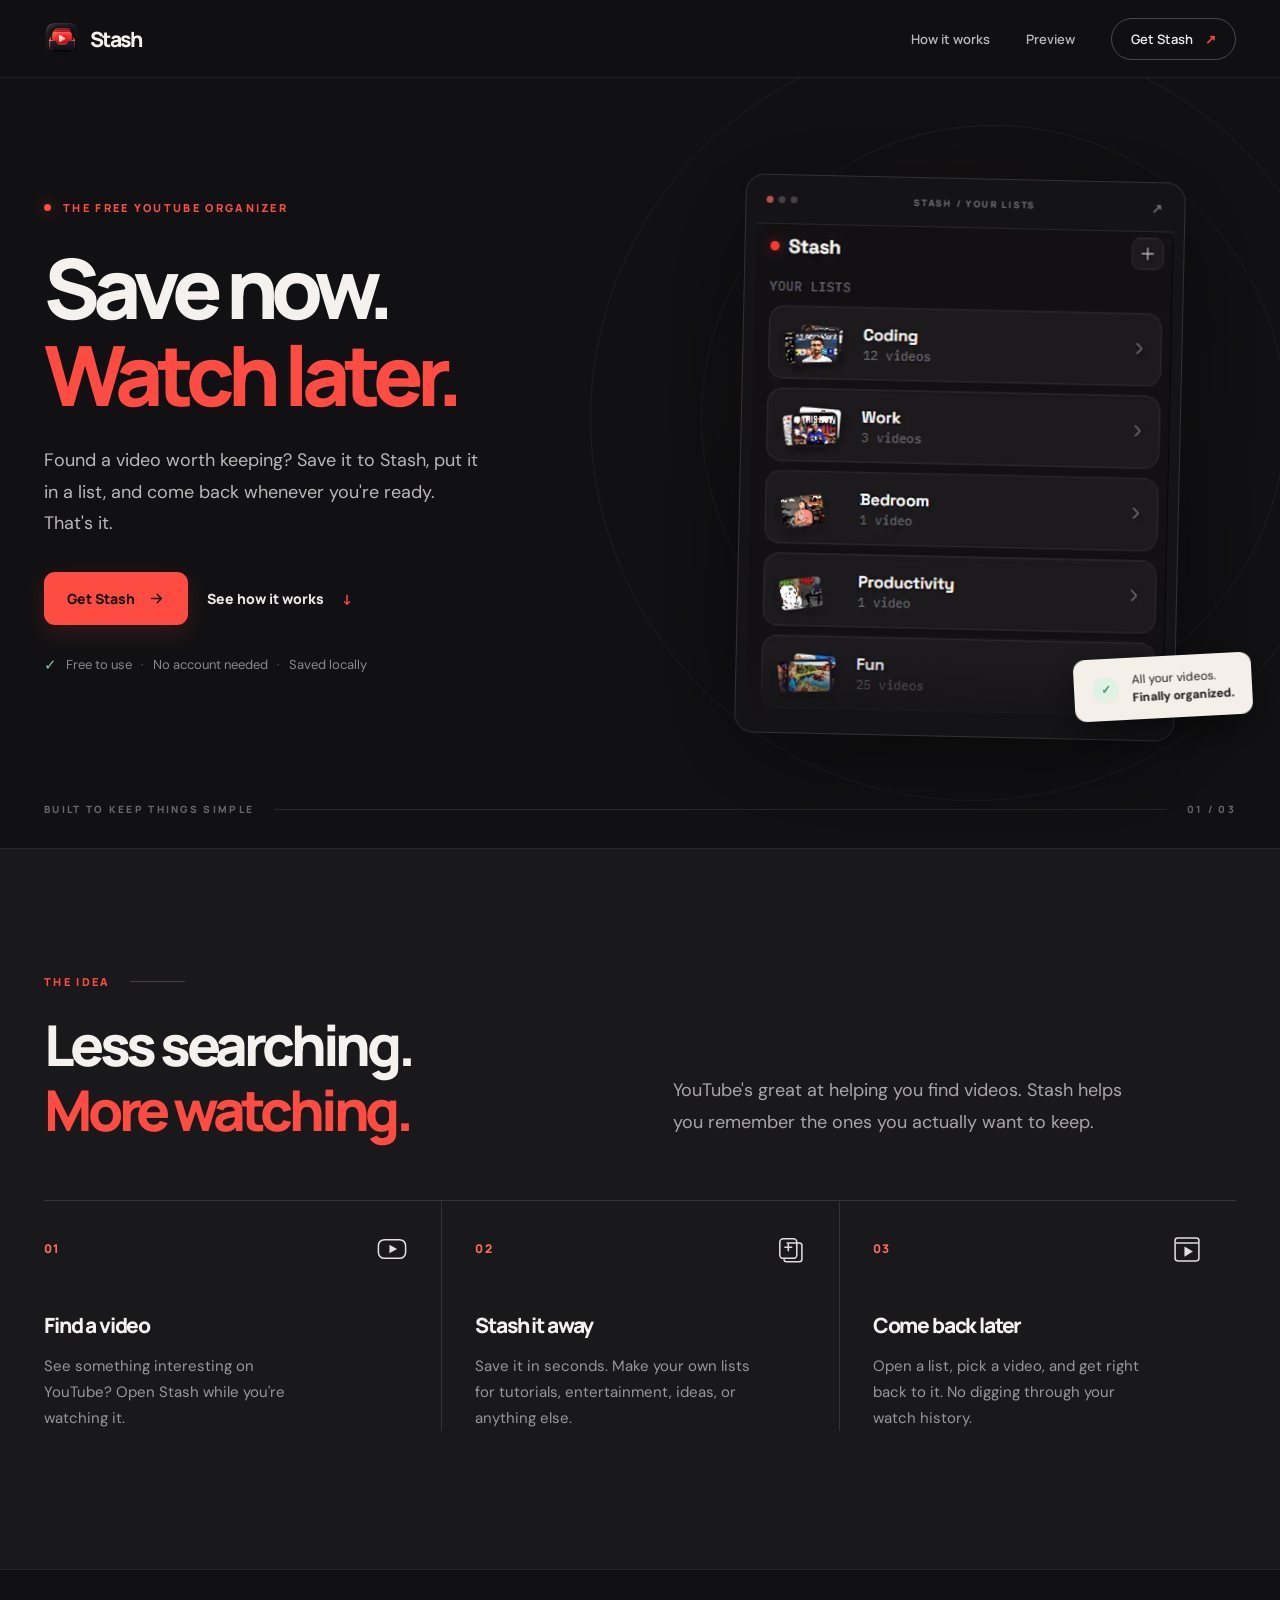
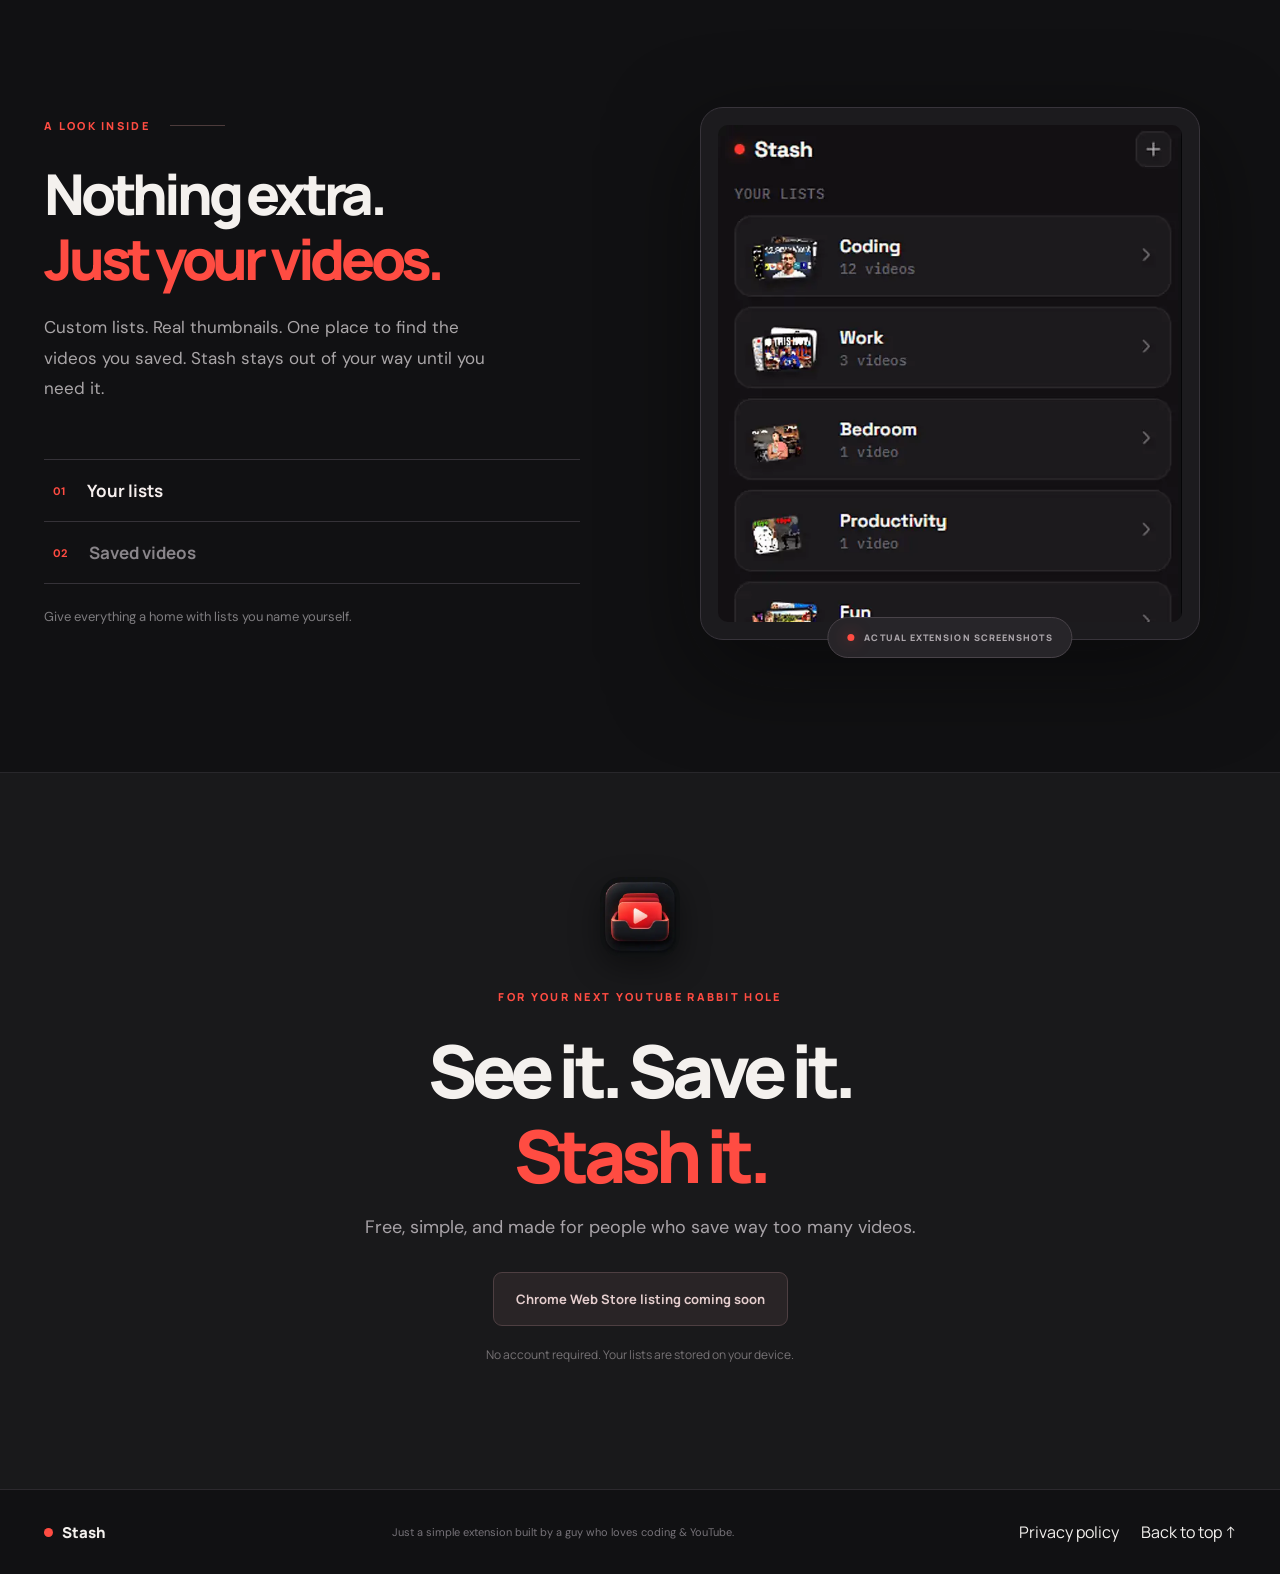
<file: index.html>
<!doctype html>
<html lang="en">
<head>
  <meta charset="utf-8">
  <meta name="viewport" content="width=device-width, initial-scale=1">
  <meta name="theme-color" content="#111113">
  <meta name="description" content="Stash is a free Chrome extension that saves YouTube videos to custom lists, so you can watch them later without losing track.">
  <meta property="og:type" content="website">
  <meta property="og:title" content="Stash | Save now. Watch later.">
  <meta property="og:description" content="A simple, free Chrome extension for saving and organizing YouTube videos.">
  <meta property="og:image" content="assets/stash-icon.webp">
  <title>Stash | Save now. Watch later.</title>
  <link rel="icon" href="assets/stash-icon.webp" type="image/png">
  <link rel="preconnect" href="https://fonts.googleapis.com">
  <link rel="preconnect" href="https://fonts.gstatic.com" crossorigin>
  <link href="https://fonts.googleapis.com/css2?family=DM+Sans:wght@400;500;600;700&family=Manrope:wght@400;500;600;700;800&display=swap" rel="stylesheet">
  <link rel="stylesheet" href="styles.css">
  <script defer src="script.js"></script>
</head>
<body>
  <a class="skip-link" href="#main">Skip to content</a>
  <header class="site-header">
    <div class="container header-inner">
      <a class="brand" href="#top" aria-label="Stash, back to top">
        <img src="assets/stash-icon.webp" width="36" height="36" alt="">
        <span>Stash</span>
      </a>
      <nav class="nav" aria-label="Main navigation">
        <a href="#how-it-works">How it works</a>
        <a href="#preview">Preview</a>
        <a class="nav-pill" href="#get-stash">Get Stash <span aria-hidden="true">↗</span></a>
      </nav>
    </div>
  </header>

  <main id="main">
    <section id="top" class="hero section">
      <div class="container hero-grid">
        <div class="hero-copy">
          <div class="eyebrow"><span class="eyebrow-dot"></span> THE FREE YOUTUBE ORGANIZER</div>
          <h1>Save now.<br><span>Watch later.</span></h1>
          <p class="hero-description">Found a video worth keeping? Save it to Stash, put it in a list, and come back whenever you're ready. That's it.</p>
          <div class="hero-buttons">
            <a class="button button-primary" href="#get-stash">Get Stash <svg width="17" height="17" viewBox="0 0 24 24" aria-hidden="true"><path d="M5 12h14m-6-6 6 6-6 6" fill="none" stroke="currentColor" stroke-width="2" stroke-linecap="round" stroke-linejoin="round"/></svg></a>
            <a class="button button-text" href="#how-it-works">See how it works <span aria-hidden="true">↓</span></a>
          </div>
          <div class="hero-note"><span class="check-mark" aria-hidden="true">✓</span> Free to use <span class="note-sep">·</span> No account needed <span class="note-sep">·</span> Saved locally</div>
        </div>
        <div class="hero-visual" aria-label="Preview of the Stash extension">
          <div class="hero-orbit orbit-one"></div>
          <div class="hero-orbit orbit-two"></div>
          <div class="window-shell">
            <div class="window-header"><div class="window-dots" aria-hidden="true"><i></i><i></i><i></i></div><span>STASH / YOUR LISTS</span><span class="window-minimize" aria-hidden="true">↗</span></div>
            <div class="window-content">
              <img class="hero-screenshot" src="assets/stash-lists.webp" width="678" height="800" alt="The Stash popup showing custom lists like Coding, Work, Productivity, and Fun" fetchpriority="high">
            </div>
          </div>
          <div class="floating-note"><span class="floating-note-icon" aria-hidden="true">✓</span><span>All your videos.<br><strong>Finally organized.</strong></span></div>
        </div>
      </div>
      <div class="container hero-footnote"><span>BUILT TO KEEP THINGS SIMPLE</span><span class="hero-rule"></span><span>01 / 03</span></div>
    </section>

    <section id="how-it-works" class="steps-section section">
      <div class="container">
        <div class="section-top" data-reveal><span class="section-kicker">THE IDEA</span><span class="short-line"></span></div>
        <div class="intro-grid" data-reveal>
          <h2>Less searching.<br><em>More watching.</em></h2>
          <p>YouTube's great at helping you find videos. Stash helps you remember the ones you actually want to keep.</p>
        </div>
        <div class="steps-grid">
          <article class="step" data-reveal>
            <div class="step-head"><span class="step-index">01</span><svg width="34" height="34" viewBox="0 0 40 40" fill="none" aria-hidden="true"><rect x="4" y="9" width="32" height="22" rx="7" stroke="currentColor" stroke-width="1.8"/><path d="m17 15 9 5-9 5V15Z" fill="currentColor"/></svg></div>
            <h3>Find a video</h3>
            <p>See something interesting on YouTube? Open Stash while you're watching it.</p>
          </article>
          <article class="step" data-reveal>
            <div class="step-head"><span class="step-index">02</span><svg width="34" height="34" viewBox="0 0 40 40" fill="none" aria-hidden="true"><rect x="8" y="8" width="20" height="23" rx="4" stroke="currentColor" stroke-width="1.8"/><path d="M16 13h15a3 3 0 0 1 3 3v16a3 3 0 0 1-3 3H16a3 3 0 0 1-3-3" stroke="currentColor" stroke-width="1.8"/><path d="M14 18h8m-4-4v8" stroke="currentColor" stroke-width="1.8" stroke-linecap="round"/></svg></div>
            <h3>Stash it away</h3>
            <p>Save it in seconds. Make your own lists for tutorials, entertainment, ideas, or anything else.</p>
          </article>
          <article class="step" data-reveal>
            <div class="step-head"><span class="step-index">03</span><svg width="34" height="34" viewBox="0 0 40 40" fill="none" aria-hidden="true"><path d="M7 13h26M9 7h22a3 3 0 0 1 3 3v21a3 3 0 0 1-3 3H9a3 3 0 0 1-3-3V10a3 3 0 0 1 3-3Z" stroke="currentColor" stroke-width="1.8"/><path d="m17 17 10 6-10 6V17Z" fill="currentColor"/></svg></div>
            <h3>Come back later</h3>
            <p>Open a list, pick a video, and get right back to it. No digging through your watch history.</p>
          </article>
        </div>
      </div>
    </section>

    <section id="preview" class="preview-section section">
      <div class="container preview-grid">
        <div class="preview-copy" data-reveal>
          <div class="section-top"><span class="section-kicker">A LOOK INSIDE</span><span class="short-line"></span></div>
          <h2>Nothing extra.<br><em>Just your videos.</em></h2>
          <p>Custom lists. Real thumbnails. One place to find the videos you saved. Stash stays out of your way until you need it.</p>
          <div class="preview-tabs" role="tablist" aria-label="Extension screenshots">
            <button class="preview-tab active" role="tab" id="tab-lists" aria-controls="panel-lists" aria-selected="true" data-tab="lists"><span class="tab-number">01</span> Your lists</button>
            <button class="preview-tab" role="tab" id="tab-videos" aria-controls="panel-videos" aria-selected="false" data-tab="videos" tabindex="-1"><span class="tab-number">02</span> Saved videos</button>
          </div>
          <p class="preview-caption" id="preview-description" aria-live="polite">Give everything a home with lists you name yourself.</p>
        </div>
        <div class="preview-image-wrap" data-reveal>
          <div class="preview-screen" id="panel-lists" role="tabpanel" aria-labelledby="tab-lists"><img src="assets/stash-lists.webp" width="678" height="800" alt="Actual Stash screenshot showing five lists of saved YouTube videos" loading="lazy"></div>
          <div class="preview-screen" id="panel-videos" role="tabpanel" aria-labelledby="tab-videos" hidden><img src="assets/stash-videos.webp" width="520" height="800" alt="Actual Stash screenshot showing videos saved in the Fun list" loading="lazy"></div>
          <div class="screen-label"><span class="live-dot"></span> ACTUAL EXTENSION SCREENSHOTS</div>
        </div>
      </div>
    </section>

    <section id="get-stash" class="install-section section">
      <div class="container install-inner" data-reveal>
        <div class="install-icon"><img src="assets/stash-icon.webp" width="80" height="80" alt=""></div>
        <span class="section-kicker">FOR YOUR NEXT YOUTUBE RABBIT HOLE</span>
        <h2>See it. Save it.<br><em>Stash it.</em></h2>
        <p>Free, simple, and made for people who save way too many videos.</p>
        <div class="install-cta">
          <a class="button button-primary" id="store-button" href="https://chromewebstore.google.com/" target="_blank" rel="noopener noreferrer" hidden>Get it on Chrome <span aria-hidden="true">↗</span></a>
          <span class="coming-soon" id="coming-soon">Chrome Web Store listing coming soon</span>
        </div>
        <small>No account required. Your lists are stored on your device.</small>
      </div>
    </section>
  </main>

  <footer class="footer">
    <div class="container footer-inner">
      <a class="footer-brand" href="#top"><span class="footer-brand-dot"></span> Stash</a>
      <span>Just a simple extension built by a guy who loves coding &amp; YouTube.</span>
      <div class="footer-links"><a href="privacy.html">Privacy policy</a><a href="#top">Back to top ↑</a></div>
    </div>
  </footer>
</body>
</html>
</file>
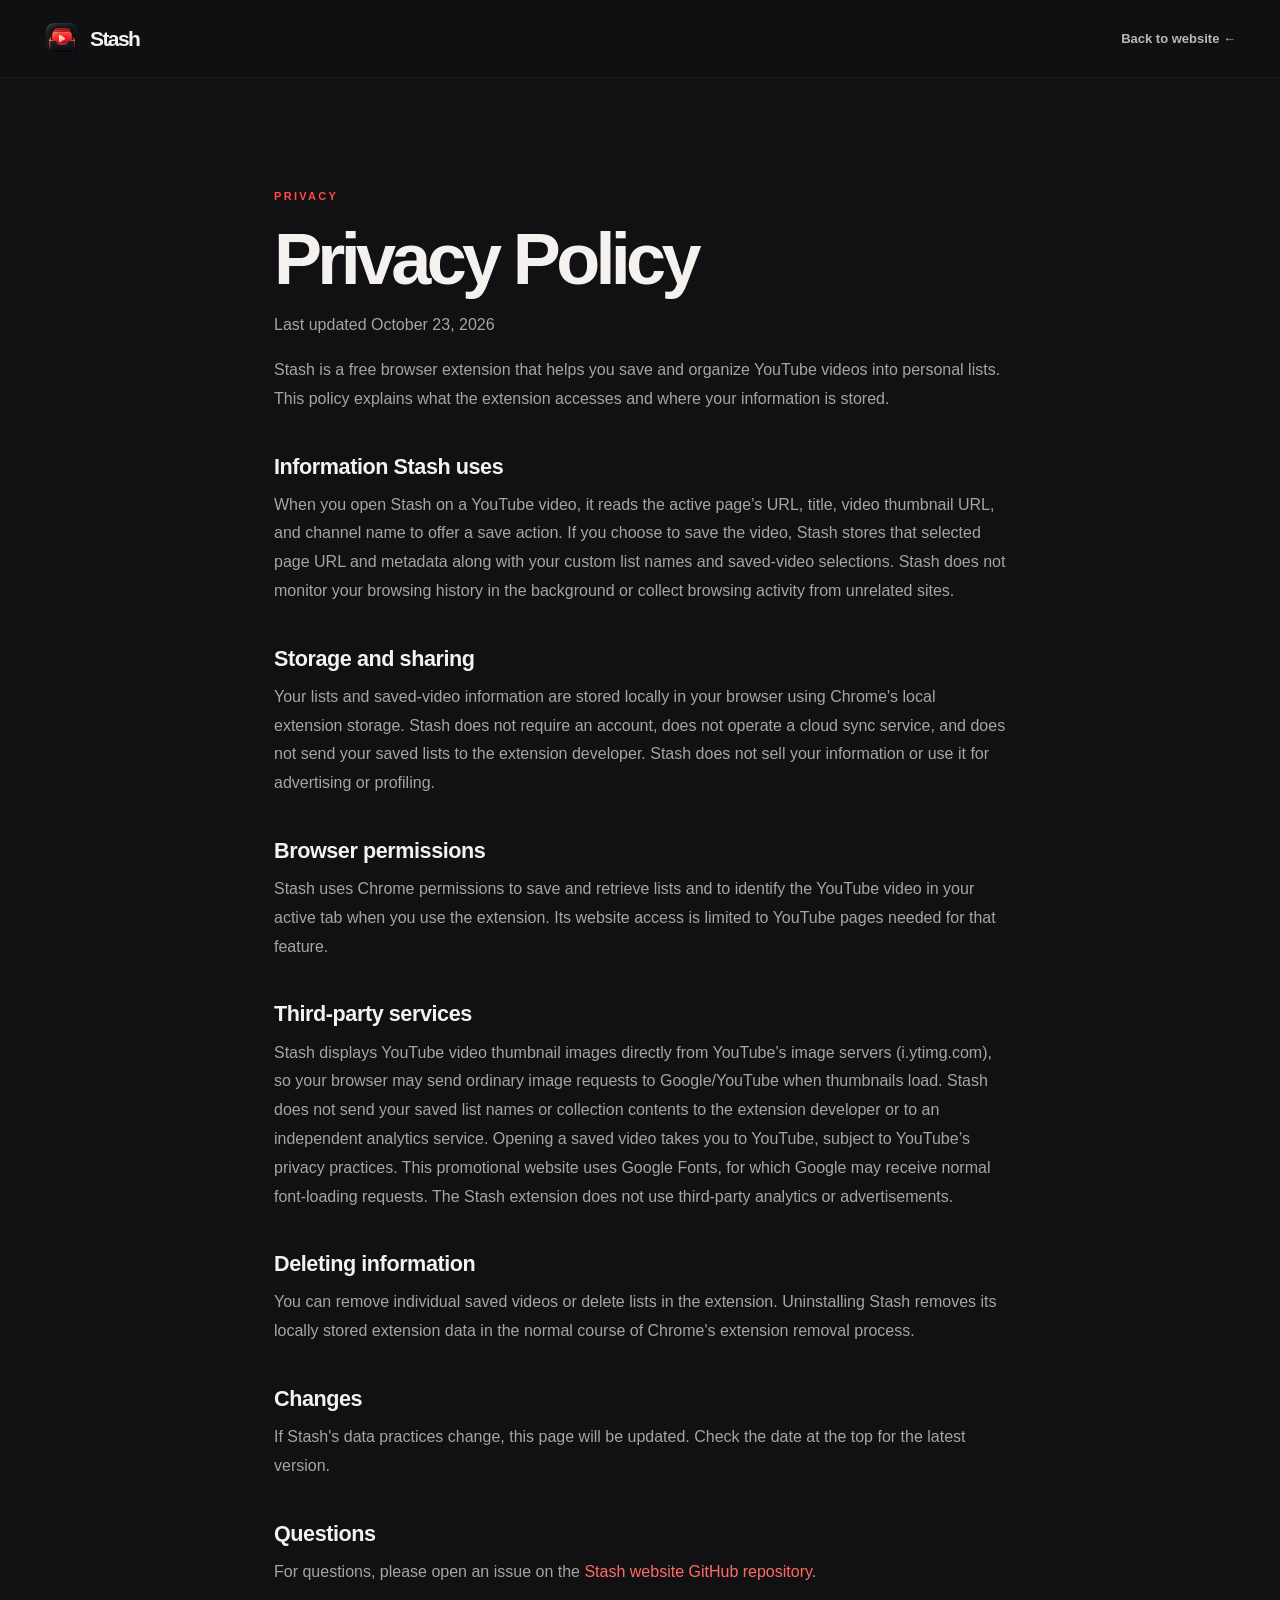
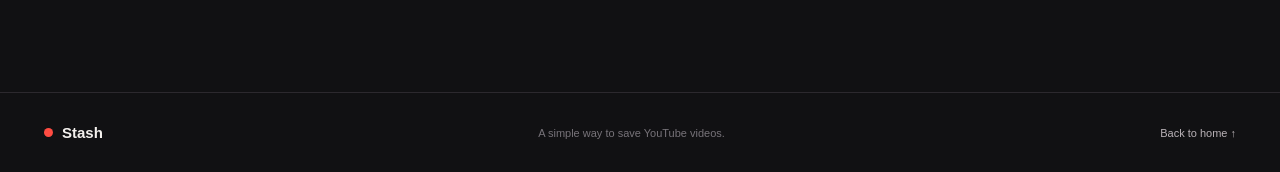
<file: privacy.html>
<!doctype html>
<html lang="en"><head><meta charset="utf-8"><meta name="viewport" content="width=device-width,initial-scale=1"><meta name="theme-color" content="#111113"><meta name="description" content="Privacy policy for Stash, the free extension for saving YouTube videos."><title>Privacy Policy | Stash</title><link rel="icon" href="assets/stash-icon.webp" type="image/png"><link rel="stylesheet" href="styles.css"></head><body>
<header class="site-header"><div class="container header-inner"><a class="brand" href="index.html"><img src="assets/stash-icon.webp" width="36" height="36" alt=""><span>Stash</span></a><nav class="nav"><a href="index.html">Back to website ←</a></nav></div></header>
<main class="policy-wrap"><div class="section-kicker">PRIVACY</div><h1>Privacy Policy</h1><p>Last updated October 23, 2026</p>
<p>Stash is a free browser extension that helps you save and organize YouTube videos into personal lists. This policy explains what the extension accesses and where your information is stored.</p>
<h2>Information Stash uses</h2><p>When you open Stash on a YouTube video, it reads the active page’s URL, title, video thumbnail URL, and channel name to offer a save action. If you choose to save the video, Stash stores that selected page URL and metadata along with your custom list names and saved-video selections. Stash does not monitor your browsing history in the background or collect browsing activity from unrelated sites.</p>
<h2>Storage and sharing</h2><p>Your lists and saved-video information are stored locally in your browser using Chrome's local extension storage. Stash does not require an account, does not operate a cloud sync service, and does not send your saved lists to the extension developer. Stash does not sell your information or use it for advertising or profiling.</p>
<h2>Browser permissions</h2><p>Stash uses Chrome permissions to save and retrieve lists and to identify the YouTube video in your active tab when you use the extension. Its website access is limited to YouTube pages needed for that feature.</p>
<h2>Third-party services</h2><p>Stash displays YouTube video thumbnail images directly from YouTube’s image servers (i.ytimg.com), so your browser may send ordinary image requests to Google/YouTube when thumbnails load. Stash does not send your saved list names or collection contents to the extension developer or to an independent analytics service. Opening a saved video takes you to YouTube, subject to YouTube’s privacy practices. This promotional website uses Google Fonts, for which Google may receive normal font-loading requests. The Stash extension does not use third-party analytics or advertisements.</p>
<h2>Deleting information</h2><p>You can remove individual saved videos or delete lists in the extension. Uninstalling Stash removes its locally stored extension data in the normal course of Chrome's extension removal process.</p>
<h2>Changes</h2><p>If Stash's data practices change, this page will be updated. Check the date at the top for the latest version.</p>
<h2>Questions</h2><p>For questions, please open an issue on the <a href="https://github.com/shloksheth/stash-extension-website/issues" target="_blank" rel="noopener noreferrer">Stash website GitHub repository</a>.</p>
</main><footer class="footer"><div class="container footer-inner"><a class="footer-brand" href="index.html"><span class="footer-brand-dot"></span> Stash</a><span>A simple way to save YouTube videos.</span><a href="index.html">Back to home ↑</a></div></footer>
</body></html>
</file>
<file: styles.css>
:root{--bg:#111113;--bg-2:#171719;--panel:#202023;--text:#f4f1ee;--muted:#a6a4a4;--faint:#77767a;--red:#ff4c42;--red-light:#ff746d;--line:#323035;--font:Manrope,Arial,sans-serif}
*{box-sizing:border-box}[hidden]{display:none!important}html{scroll-behavior:smooth;scroll-padding-top:85px}body{margin:0;background:var(--bg);color:var(--text);font-family:var(--font);-webkit-font-smoothing:antialiased}a{color:inherit;text-decoration:none}button{font:inherit}img{max-width:100%;display:block}::selection{background:var(--red);color:#111} .container{width:min(1192px,calc(100% - 72px));margin:0 auto}.skip-link{position:absolute;left:14px;top:-90px;z-index:200;background:#fff;color:#000;padding:10px}.skip-link:focus{top:14px}
.site-header{position:sticky;top:0;z-index:50;background:rgba(17,17,19,.9);border-bottom:1px solid rgba(255,255,255,.065);backdrop-filter:blur(18px)}.header-inner{height:77px;display:flex;align-items:center;justify-content:space-between}.brand{display:flex;align-items:center;gap:10px;font-size:21px;font-weight:800;letter-spacing:-.075em}.brand img{border-radius:10px}.nav{display:flex;align-items:center;gap:36px;font-size:13px;font-weight:600;color:#bab8ba}.nav a:hover{color:#fff}.nav-pill{border:1px solid #4b464a;border-radius:30px;padding:11px 19px;color:#f0eded!important;transition:background .2s,border-color .2s}.nav-pill:hover{background:#242124;border-color:#8c6766}.nav-pill span{margin-left:9px;color:var(--red)}
.section{position:relative}.hero{overflow:hidden;padding-top:82px}.hero-grid{display:grid;grid-template-columns:1.04fr .96fr;gap:42px;align-items:center;min-height:610px}.hero-copy{z-index:2;padding-bottom:55px}.eyebrow,.section-kicker{letter-spacing:.21em;font-size:11px;font-weight:800;color:var(--red)}.eyebrow{display:flex;align-items:center;gap:12px;margin-bottom:29px}.eyebrow-dot,.live-dot{width:7px;height:7px;border-radius:50%;display:inline-block;background:var(--red);box-shadow:0 0 16px rgba(255,76,66,.6)}h1,h2,h3,p{margin-top:0}h1{font-size:clamp(63px,6.5vw,102px);line-height:1.045;letter-spacing:-.082em;font-weight:800;margin-bottom:27px}h1 span{color:var(--red)}.hero-description{font-family:'DM Sans',Arial,sans-serif;font-size:18px;line-height:1.75;max-width:435px;color:#bcb8b8;margin-bottom:32px}.hero-buttons{display:flex;gap:19px;align-items:center;flex-wrap:wrap}.button{display:inline-flex;align-items:center;justify-content:center;gap:13px;border-radius:11px;font-weight:800;font-size:14px;white-space:nowrap;transition:transform .2s,background .2s}.button:hover{transform:translateY(-2px)}.button:focus-visible,a:focus-visible,button:focus-visible{outline:2px solid white;outline-offset:4px}.button-primary{background:var(--red);color:#141012;padding:17px 23px;box-shadow:0 8px 26px rgba(255,76,66,.15)}.button-primary:hover{background:#ff7169}.button-text{color:#ece8e6;padding:15px 0}.button-text span{color:var(--red);margin-left:5px}.hero-note{margin-top:30px;color:#8b888b;font-family:'DM Sans',Arial,sans-serif;font-size:13px;display:flex;align-items:center;gap:9px;flex-wrap:wrap}.check-mark{font-size:15px;color:#84c7a1}.note-sep{color:#565057}
.hero-visual{min-height:590px;display:flex;align-items:flex-start;justify-content:center;position:relative;padding:8px 16px 0}.hero-visual:before{content:"";position:absolute;width:530px;height:530px;border-radius:50%;background:radial-gradient(circle,rgba(255,76,66,.12),rgba(255,76,66,0) 68%);left:50%;top:38%;transform:translate(-50%,-50%)}.hero-orbit{position:absolute;border:1px solid rgba(255,255,255,.055);border-radius:50%;pointer-events:none}.orbit-one{width:585px;height:585px;top:-45px;left:3%}.orbit-two{width:765px;height:765px;top:-134px;left:-17%}.window-shell{position:relative;background:#141315;border:1px solid #333034;border-radius:19px;padding:10px;box-shadow:0 23px 120px rgba(0,0,0,.56);width:min(440px,100%);transform:rotate(1.25deg);animation:appear-up .7s .13s both}.window-header{display:flex;align-items:center;justify-content:space-between;height:39px;border-bottom:1px solid #272629;padding:0 10px 9px;font-size:9px;font-weight:800;letter-spacing:.19em;color:#767274}.window-dots{display:flex;gap:5px}.window-dots i{height:7px;width:7px;background:#454044;border-radius:50%}.window-dots i:first-child{background:#bd514d}.window-minimize{font-size:13px;color:#737074}.window-content{height:498px;overflow:hidden;border-radius:10px 10px 15px 15px;position:relative;background:#121214}.window-content:after{content:"";position:absolute;bottom:0;left:0;right:0;height:68px;background:linear-gradient(0deg,#141315,transparent);pointer-events:none}.hero-screenshot{width:100%;height:auto}.floating-note{position:absolute;right:-16px;bottom:42px;background:#f5efea;color:#211e1f;border-radius:12px;padding:13px 18px;display:flex;align-items:center;gap:13px;box-shadow:0 14px 45px #0008;transform:rotate(-3deg);font-family:'DM Sans',Arial,sans-serif;font-size:12px;line-height:1.5;animation:float 5s ease-in-out infinite}.floating-note strong{font-weight:800}.floating-note-icon{display:grid;place-items:center;width:27px;height:27px;background:#e1f1e4;color:#329c61;border-radius:50%;font-weight:800}.hero-footnote{height:78px;display:flex;align-items:center;gap:20px;font-size:10px;font-weight:800;color:#69666b;letter-spacing:.23em}.hero-rule{height:1px;flex:1;background:#28262b}
.steps-section{padding:125px 0 138px;background:#19191b;border-top:1px solid #27262a;border-bottom:1px solid #27262a}.section-top{display:flex;align-items:center;gap:20px}.short-line{width:55px;height:1px;background:#4c3b3b}.intro-grid{display:grid;grid-template-columns:1fr 1fr;align-items:end;gap:65px;margin:23px 0 57px}h2{font-size:clamp(44px,4.4vw,67px);font-weight:800;line-height:1.16;letter-spacing:-.075em;margin-bottom:0}h2 em{font-style:normal;color:var(--red)}.intro-grid p{font-family:'DM Sans',Arial,sans-serif;line-height:1.8;font-size:18px;color:#aaa6a8;max-width:470px;margin-bottom:4px}.steps-grid{display:grid;grid-template-columns:repeat(3,1fr);border-top:1px solid #363338}.step{padding:31px 32px 0 0}.step:not(:first-child){padding-left:33px;border-left:1px solid #363338}.step-head{display:flex;align-items:center;justify-content:space-between;margin-bottom:45px}.step-index{font-size:12px;font-weight:800;letter-spacing:.12em;color:#ff6a61}.step-head svg{color:#e3dce0}.step h3{font-weight:800;font-size:21px;letter-spacing:-.055em;margin-bottom:14px}.step p{color:#99969a;font-family:'DM Sans',Arial,sans-serif;line-height:1.75;font-size:15px;margin:0;max-width:280px}
.preview-section{padding:137px 0 132px;overflow:hidden}.preview-grid{display:grid;grid-template-columns:1fr 1fr;align-items:center;gap:120px}.preview-copy h2{margin:28px 0 21px}.preview-copy>p{font-family:'DM Sans',Arial,sans-serif;color:#aaa6a8;max-width:460px;line-height:1.8;font-size:17px}.preview-tabs{margin-top:55px;border-top:1px solid #353238}.preview-tab{cursor:pointer;width:100%;display:flex;align-items:center;gap:22px;background:none;border:0;border-bottom:1px solid #353238;text-align:left;color:#89858a;font-size:17px;font-weight:700;padding:19px 9px;transition:color .2s,background .2s}.preview-tab:hover{color:#fff;background:#1b191c}.preview-tab.active{color:#f6efee}.tab-number{font-family:'DM Sans',Arial,sans-serif;color:var(--red);font-weight:700;font-size:11px}.preview-copy .preview-caption{margin:21px 0 0;color:#7e7c7f;font-size:13px;min-height:25px}.preview-image-wrap{background:#1c1b1e;border:1px solid #38343b;border-radius:23px;position:relative;width:min(500px,100%);padding:17px;min-height:490px;display:flex;align-items:flex-start;justify-content:center;box-shadow:0 30px 90px #05050588}.preview-screen{width:100%;height:497px;overflow:hidden;border-radius:10px;animation:fade-in .36s both}.preview-screen[hidden]{display:none}.preview-screen img{width:100%;height:auto}.preview-screen#panel-videos img{max-width:340px;margin:0 auto}.screen-label{position:absolute;bottom:-19px;left:50%;transform:translateX(-50%);white-space:nowrap;color:#ada7ac;letter-spacing:.12em;background:#272529;border:1px solid #494349;padding:13px 19px;border-radius:22px;font-size:9px;font-weight:800;display:flex;align-items:center;gap:10px}
.install-section{padding:104px 0 126px;border-top:1px solid #28272b;background:#19191b}.install-inner{text-align:center;display:flex;align-items:center;flex-direction:column}.install-icon img{border-radius:21px;box-shadow:0 10px 30px #0006}.install-icon{margin-bottom:32px}.install-inner h2{margin:24px 0 15px;font-size:clamp(48px,5.7vw,79px)}.install-inner>p{font-family:'DM Sans',Arial,sans-serif;font-size:18px;line-height:1.6;color:#a8a3a8;margin-bottom:25px}.install-cta{min-height:66px;display:flex;align-items:center;justify-content:center}.coming-soon{padding:17px 22px;background:#292426;border:1px solid #4e3f42;color:#e5cece;border-radius:9px;font-size:13px;font-weight:700}.install-inner small{margin-top:14px;color:#777376;font-size:12px}.footer{border-top:1px solid #2c292e;padding:31px 0;background:#111113}.footer-inner{display:flex;align-items:center;gap:20px;justify-content:space-between}.footer-brand{display:flex;align-items:center;gap:9px;font-size:15px;font-weight:800}.footer-brand-dot{width:9px;height:9px;background:var(--red);border-radius:50%}.footer-inner>span{color:#777379;font-size:11px;text-align:center;font-family:'DM Sans',Arial,sans-serif}.footer-inner>a:last-child{font-size:11px;color:#b9b2b7}
[data-reveal]{opacity:0;transform:translateY(16px);transition:opacity .65s ease,transform .65s ease}[data-reveal].revealed{opacity:1;transform:none}@keyframes float{50%{transform:translateY(-8px) rotate(-3deg)}}@keyframes appear-up{from{opacity:0;transform:translateY(20px) rotate(1.25deg)}to{opacity:1;transform:rotate(1.25deg)}}@keyframes fade-in{from{opacity:.6;transform:translateY(5px)}to{opacity:1;transform:none}}
@media(max-width:1050px){.hero-grid{gap:8px}.hero-visual{padding:0}.floating-note{right:0}.preview-grid{gap:55px}.hero h1{font-size:clamp(58px,7vw,82px)}}
@media(max-width:760px){.container{width:min(100% - 38px,540px)}.header-inner{height:68px}.nav{gap:13px}.nav>a:not(.nav-pill){display:none}.nav-pill{padding:9px 13px;font-size:12px}.hero{padding-top:63px}.hero-grid{grid-template-columns:1fr;gap:10px;min-height:0}.hero-copy{padding:0}.eyebrow{font-size:9px;letter-spacing:.16em;margin-bottom:19px}.hero h1{font-size:clamp(62px,12vw,81px);letter-spacing:-.075em;margin-bottom:24px}.hero-description{font-size:16px;line-height:1.7}.hero-buttons{gap:17px}.hero-visual{min-height:490px;margin:30px auto 0;width:min(100%,465px)}.window-shell{max-width:380px}.window-content{height:398px}.hero-orbit{display:none}.floating-note{right:-5px;bottom:35px}.hero-footnote{height:57px}.hero-footnote span{font-size:9px}.steps-section{padding:82px 0 91px}.intro-grid{grid-template-columns:1fr;gap:18px;margin:25px 0 37px}.intro-grid h2,.preview-copy h2{font-size:clamp(43px,9vw,57px)}.intro-grid p{font-size:16px}.steps-grid{grid-template-columns:1fr;border-top:0;gap:0}.step,.step:not(:first-child){border-left:0;border-top:1px solid #363338;padding:21px 0 27px}.step-head{margin-bottom:14px}.step p{max-width:100%}.preview-section{padding:87px 0 104px}.preview-grid{grid-template-columns:1fr;gap:50px}.preview-copy h2{margin:23px 0}.preview-copy>p{font-size:16px}.preview-tabs{margin-top:35px}.preview-image-wrap{margin:0 auto;max-width:480px}.install-section{padding:85px 0 102px}.install-inner h2{font-size:59px}.install-inner>p{font-size:16px}.footer-inner{flex-wrap:wrap;justify-content:center;gap:13px 26px}.footer-inner>span{width:100%;order:3}}
@media(max-width:440px){.hero h1{font-size:59px}.hero-visual{min-height:414px}.window-shell{width:min(335px,95%)}.window-content{height:332px}.floating-note{bottom:12px;padding:9px;font-size:11px;right:-3px}.hero-description{font-size:15px}.preview-image-wrap{min-height:400px;padding:11px}.preview-screen{height:385px}.preview-screen#panel-videos img{max-width:280px}.screen-label{padding:11px 13px;font-size:8px}.hero-note{font-size:12px}}
@media(prefers-reduced-motion:reduce){html{scroll-behavior:auto}*,*:before,*:after{animation:none!important;transition:none!important}[data-reveal]{opacity:1;transform:none}}

.footer-links { display: flex; flex-wrap: wrap; gap: 22px; align-items: center; }
.policy-wrap { max-width: 780px; padding: 112px 24px 90px; margin: 0 auto; }
.policy-wrap h1 { font-size: clamp(2.6rem, 6vw, 4.5rem); letter-spacing: -.065em; line-height: 1.1; margin: 18px 0 12px; }
.policy-wrap h2 { font-size: 1.35rem; letter-spacing: -.02em; margin: 40px 0 12px; }
.policy-wrap p, .policy-wrap li { color: var(--muted, #a7a6ae); line-height: 1.8; }
.policy-wrap ul { padding-left: 20px; }
.policy-wrap a { color: #ff6c63; }
</file>
